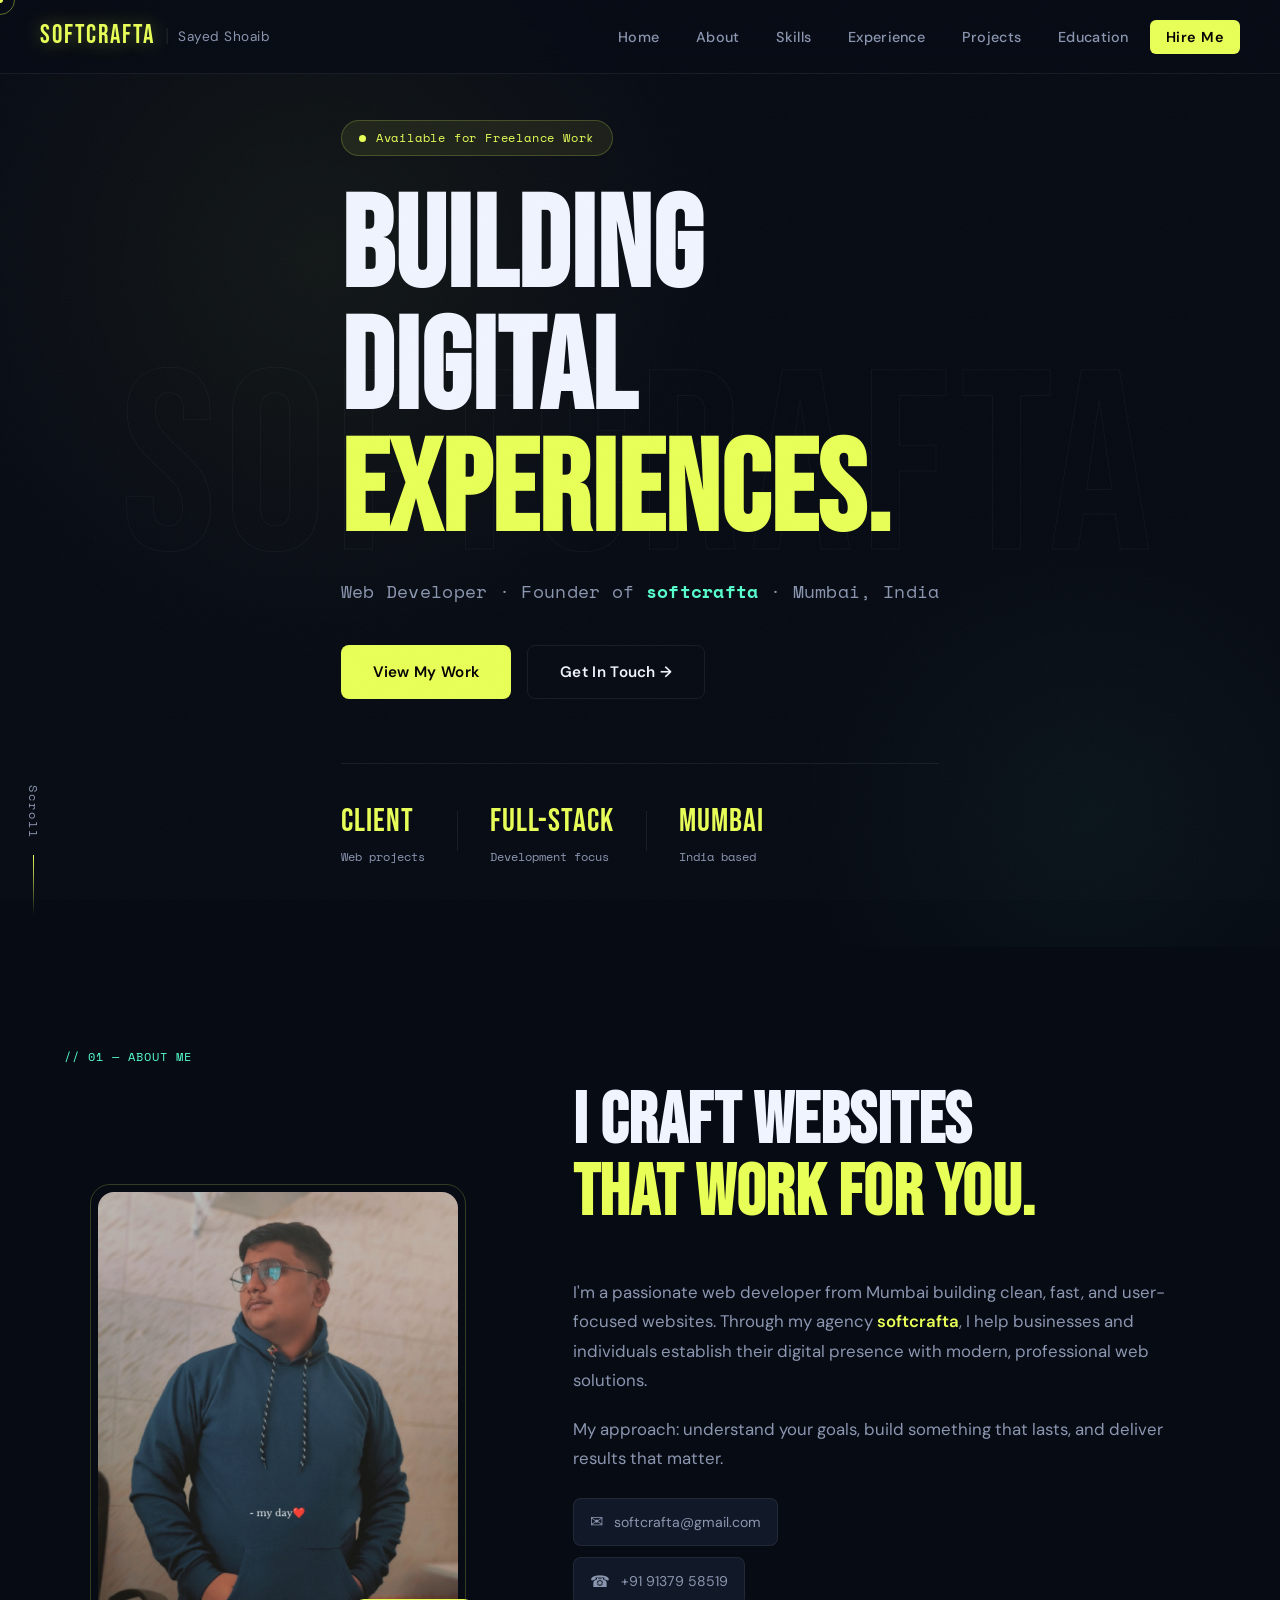
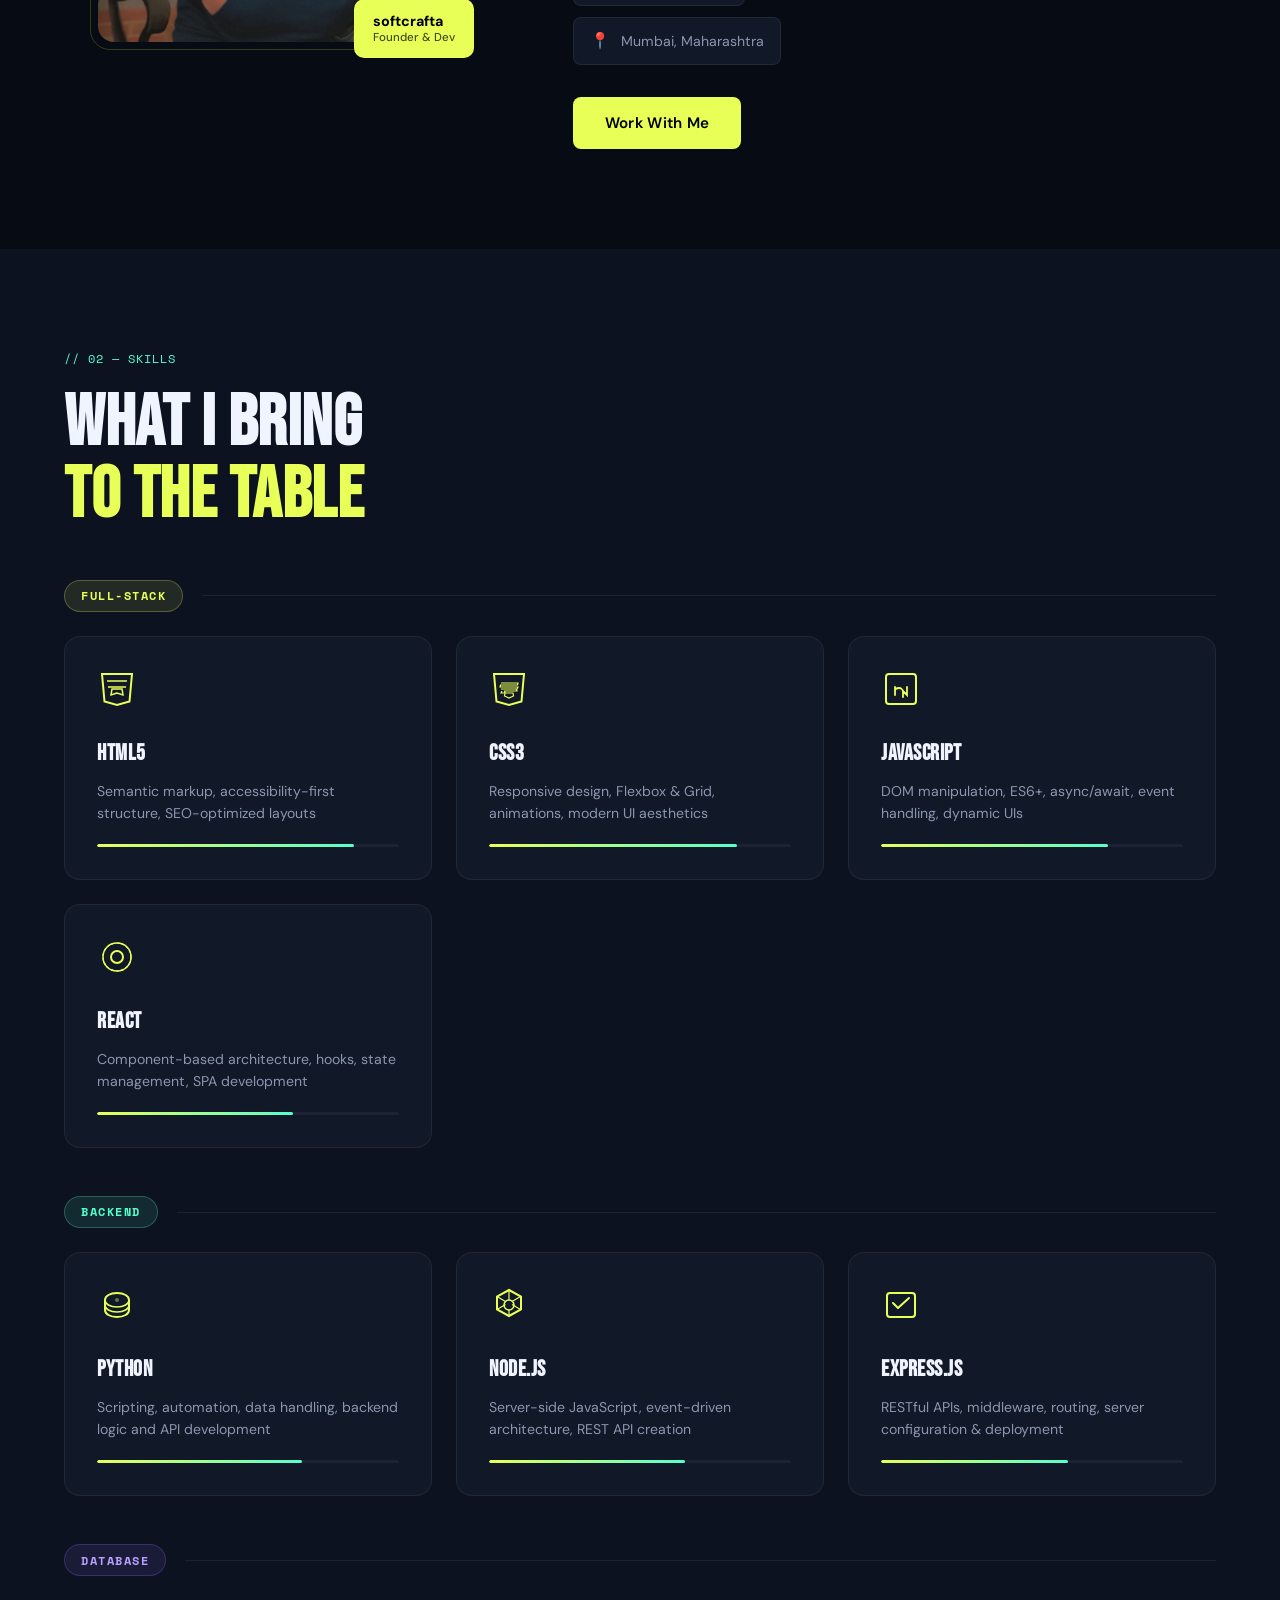
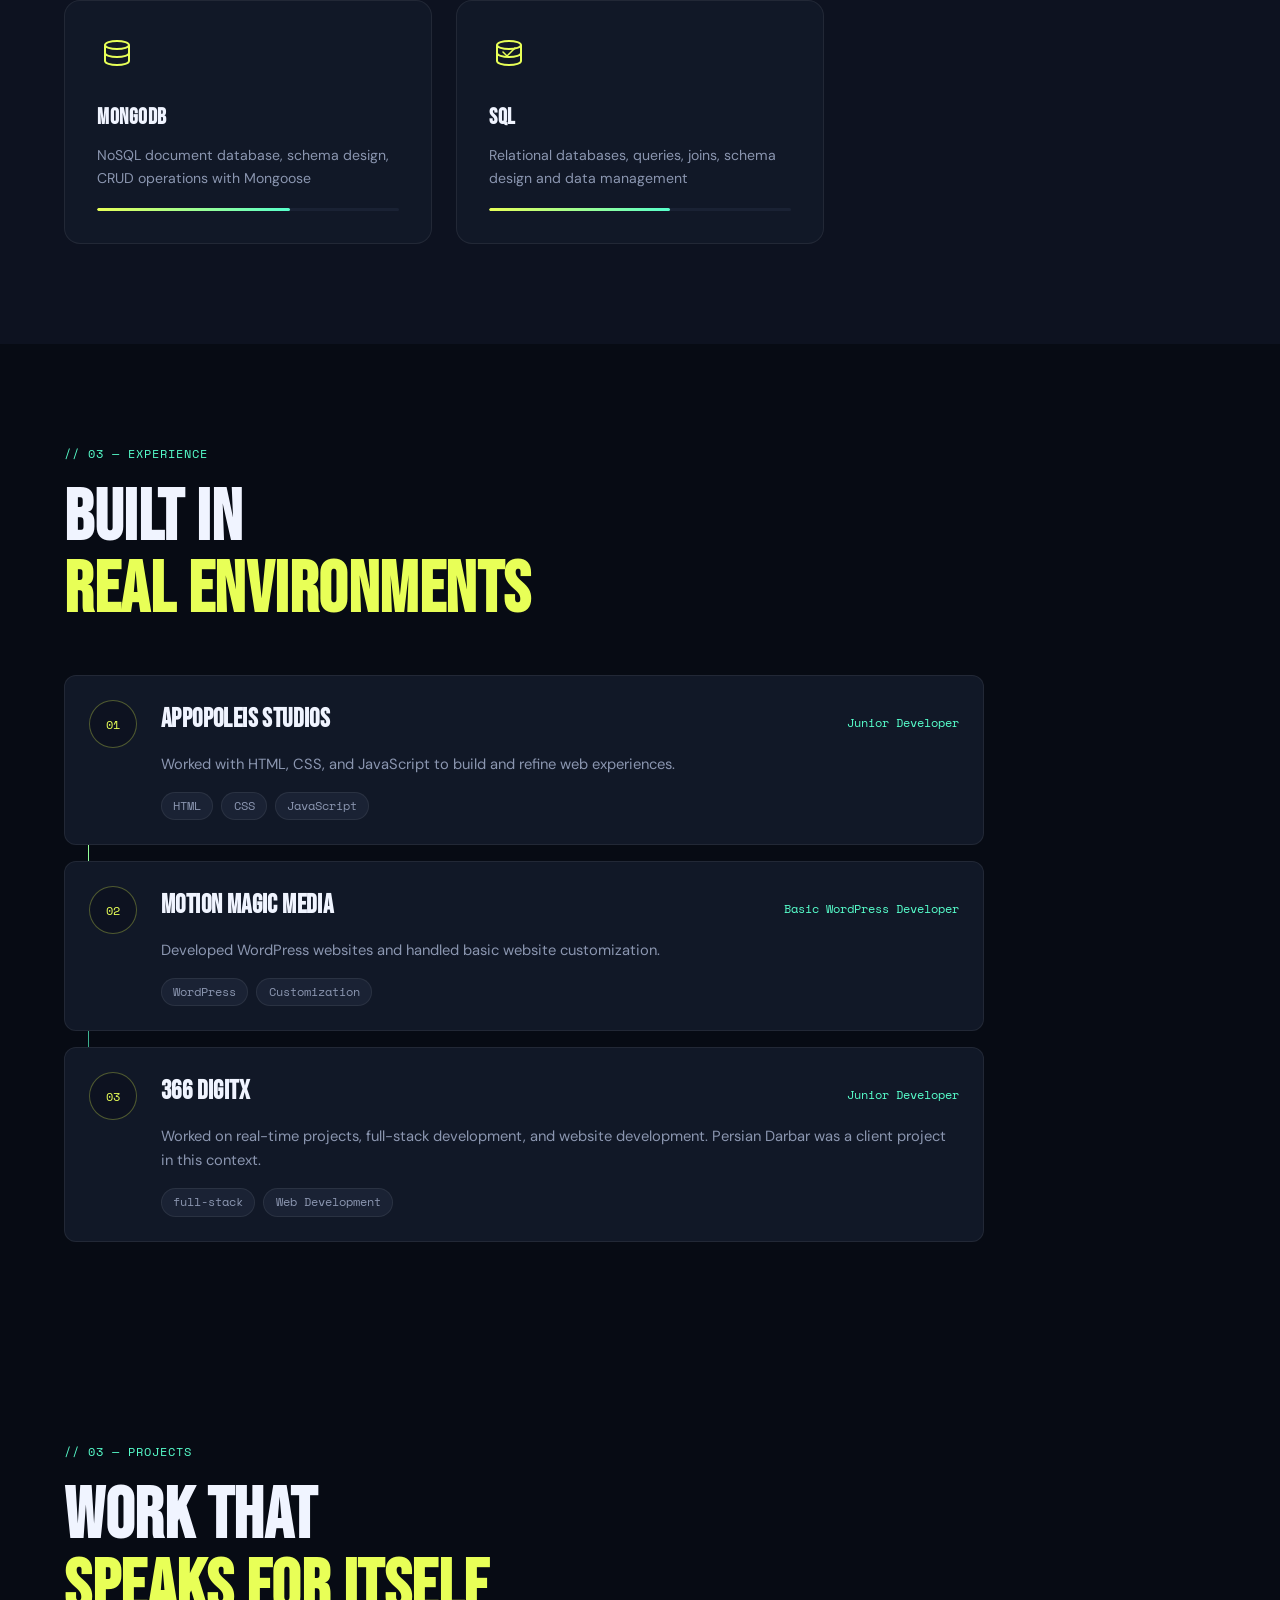
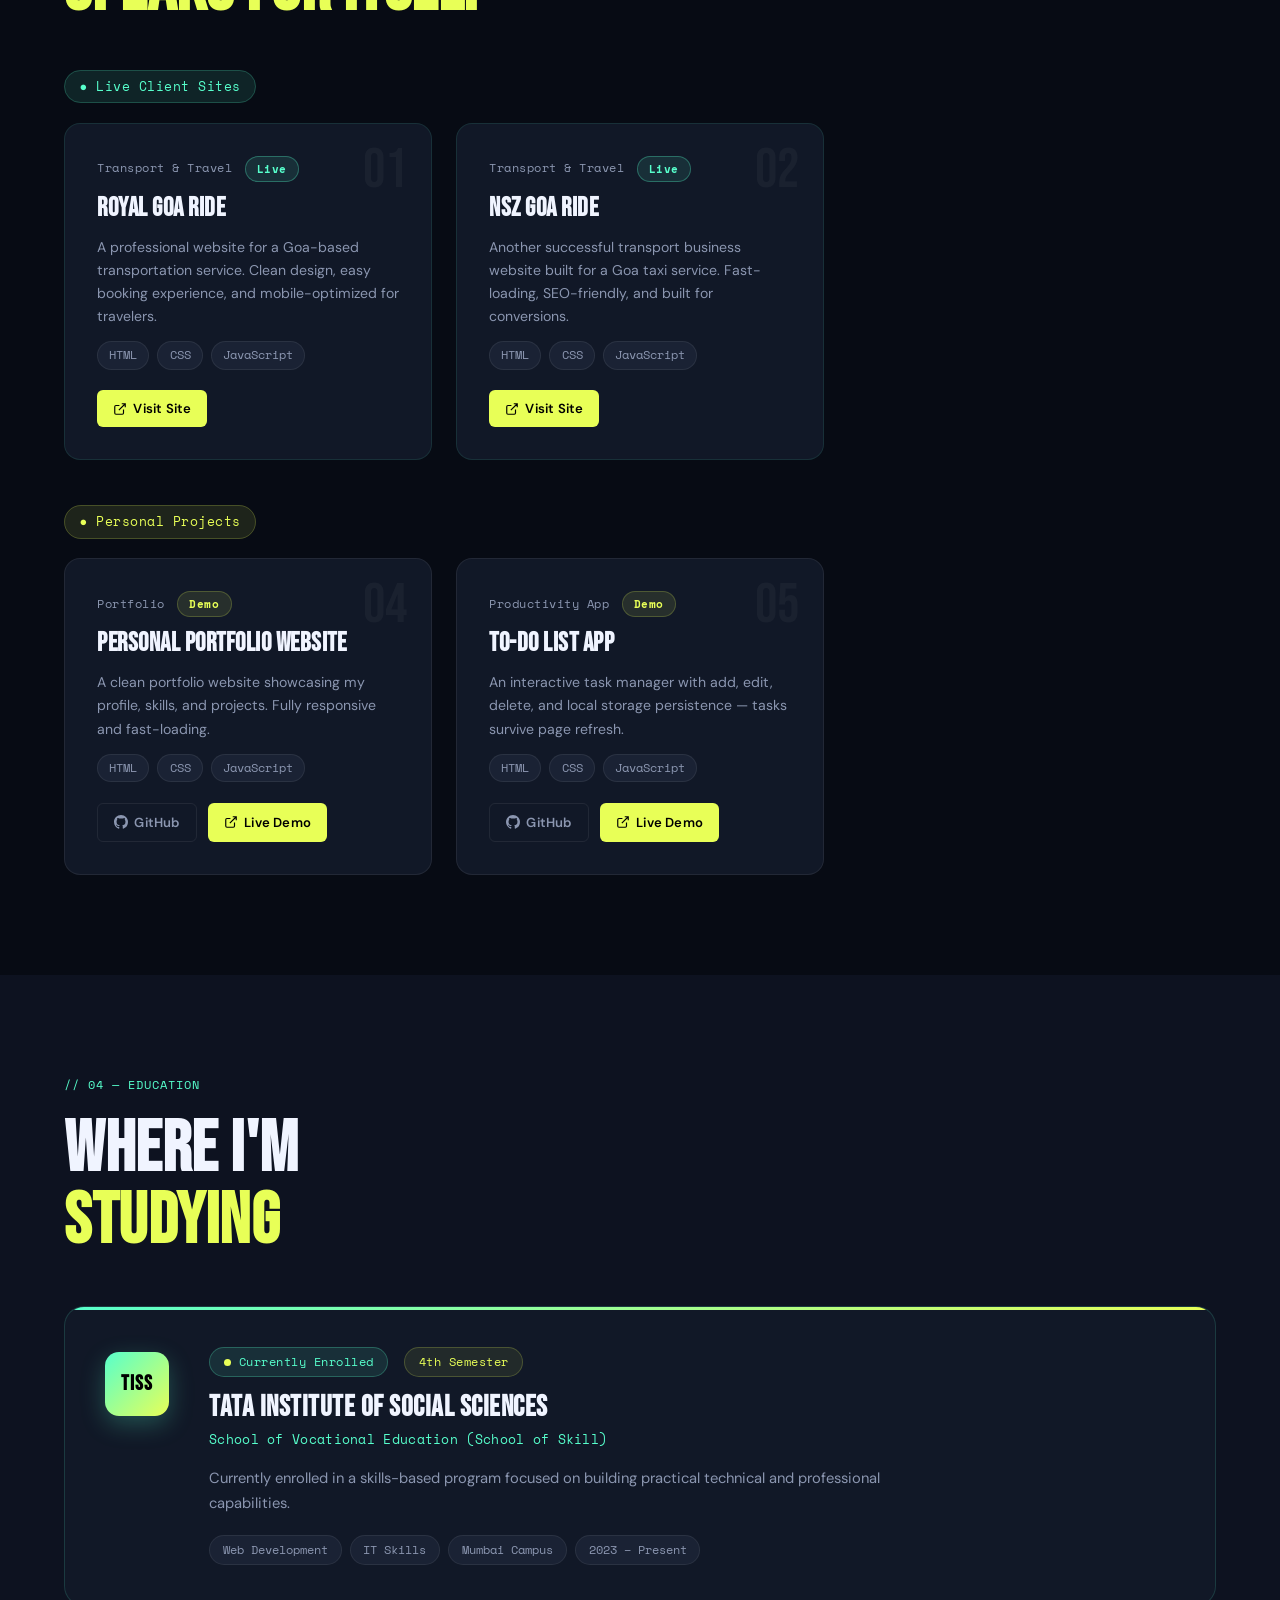
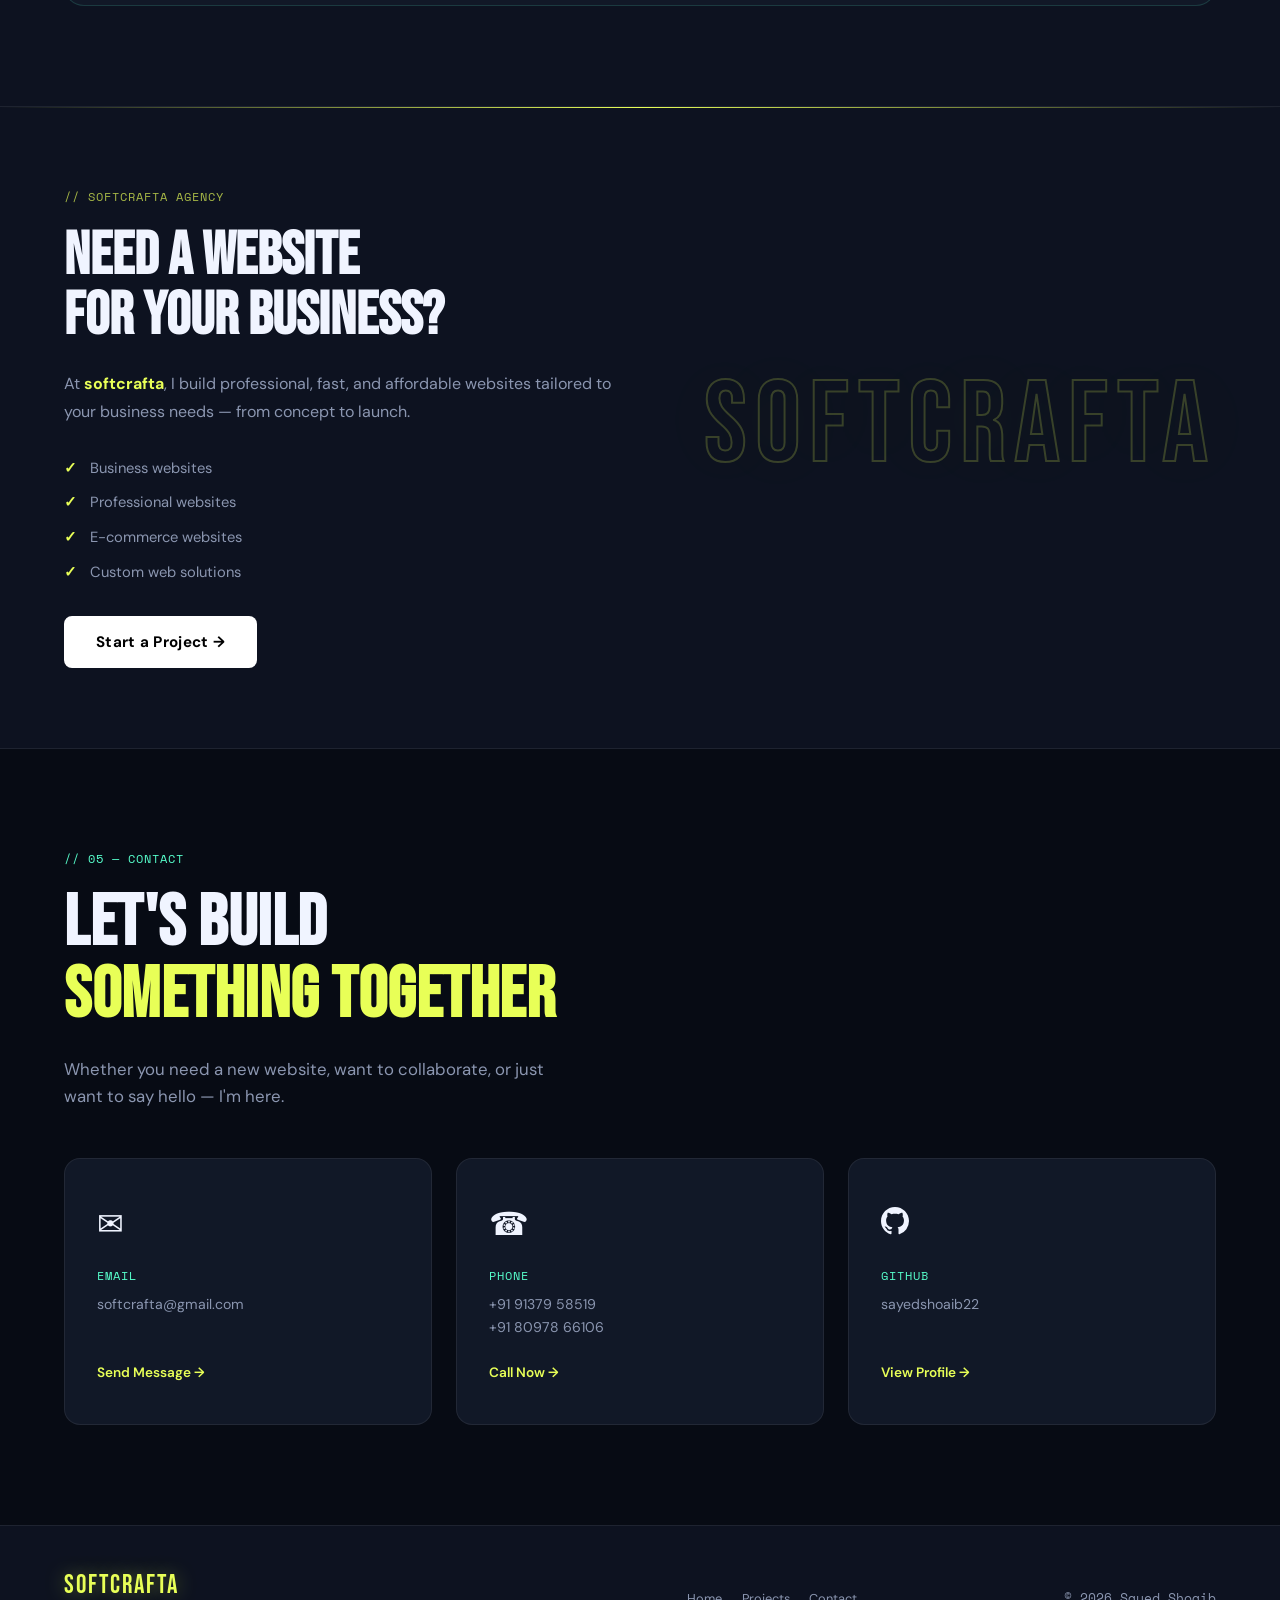
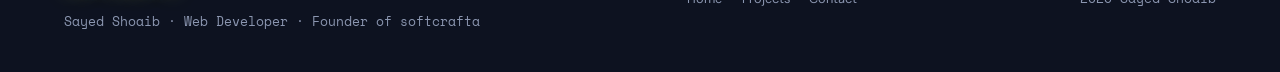
<file: index.html>
<!DOCTYPE html>
<html lang="en">
<head>
    <meta charset="UTF-8">
    <meta name="viewport" content="width=device-width, initial-scale=1.0">
    <meta name="description" content="Sayed Shoaib is a web developer and founder of softcrafta, building professional websites and digital experiences from Mumbai, India.">
    <meta name="theme-color" content="#070b14">
    <meta property="og:title" content="Sayed Shoaib | Web Developer & Founder of softcrafta">
    <meta property="og:description" content="Professional web development, client projects, and digital experiences by Sayed Shoaib.">
    <meta property="og:type" content="website">
    <title>Sayed Shoaib | Web Developer & Founder of softcrafta</title>
    <link rel="preconnect" href="https://fonts.googleapis.com">
    <link href="https://fonts.googleapis.com/css2?family=Bebas+Neue&family=DM+Sans:ital,opsz,wght@0,9..40,300;0,9..40,400;0,9..40,500;0,9..40,600;1,9..40,300&family=Space+Mono:wght@400;700&display=swap" rel="stylesheet">
    <link rel="stylesheet" href="style.css">
</head>
<body>

<!-- Custom Cursor -->
<div class="cursor-dot"></div>
<div class="cursor-ring"></div>

<!-- Noise overlay -->
<div class="noise"></div>

<!-- Header -->
<header id="header">
    <nav class="container nav">
        <div class="logo">
            <span class="logo-agency">softcrafta</span>
            <span class="logo-divider">|</span>
            <span class="logo-name">Sayed Shoaib</span>
        </div>
        <ul class="nav-links">
            <li><a href="#home" data-text="Home">Home</a></li>
            <li><a href="#about" data-text="About">About</a></li>
            <li><a href="#skills" data-text="Skills">Skills</a></li>
            <li><a href="#experience" data-text="Experience">Experience</a></li>
            <li><a href="#projects" data-text="Projects">Projects</a></li>
            <li><a href="#education" data-text="Education">Education</a></li>
            <li><a href="#contact" class="nav-cta">Hire Me</a></li>
        </ul>
        <button class="hamburger" id="hamburger" aria-label="Open navigation menu" aria-controls="mobileMenu" aria-expanded="false">
            <span></span><span></span><span></span>
        </button>
    </nav>
</header>

<!-- Mobile Menu -->
<div class="mobile-menu" id="mobileMenu">
    <ul>
        <li><a href="#home" class="m-link">Home</a></li>
        <li><a href="#about" class="m-link">About</a></li>
        <li><a href="#skills" class="m-link">Skills</a></li>
        <li><a href="#experience" class="m-link">Experience</a></li>
        <li><a href="#projects" class="m-link">Projects</a></li>
        <li><a href="#education" class="m-link">Education</a></li>
        <li><a href="#contact" class="m-link">Contact</a></li>
    </ul>
</div>

<!-- Hero -->
<section id="home" class="hero">
    <div class="hero-bg-text">softcrafta</div>
    <div class="container hero-inner">
        <div class="hero-badge">
            <span class="badge-dot"></span>
            Available for Freelance Work
        </div>
        <h1 class="hero-title">
            <span class="title-line reveal-up">Building</span>
            <span class="title-line reveal-up delay-1">Digital</span>
            <span class="title-line accent reveal-up delay-2">Experiences.</span>
        </h1>
        <p class="hero-sub reveal-up delay-3">Web Developer · Founder of <strong>softcrafta</strong> · Mumbai, India</p>
        <div class="hero-actions reveal-up delay-4">
            <a href="#projects" class="btn btn-primary">View My Work</a>
            <a href="#contact" class="btn btn-ghost">Get In Touch →</a>
        </div>
        <div class="hero-stats">
            <div class="stat reveal-up delay-5">
                <span class="stat-num">Client</span>
                <span class="stat-label">Web projects</span>
            </div>
            <div class="stat-divider"></div>
            <div class="stat reveal-up delay-5">
                <span class="stat-num">full-stack</span>
                <span class="stat-label">Development focus</span>
            </div>
            <div class="stat-divider"></div>
            <div class="stat reveal-up delay-5">
                <span class="stat-num">Mumbai</span>
                <span class="stat-label">India based</span>
            </div>
        </div>
    </div>
    <div class="scroll-indicator">
        <span>Scroll</span>
        <div class="scroll-line"></div>
    </div>
</section>

<!-- About -->
<section id="about" class="section about-section">
    <div class="container">
        <div class="section-label">// 01 — About Me</div>
        <div class="about-grid">
            <div class="about-visual">
                <div class="about-img-wrap">
                    <img src="image/shoaib.jpg" alt="Sayed Shoaib" onerror="this.style.display='none'; this.parentNode.querySelector('.img-placeholder').style.display='flex'">
                    <div class="img-placeholder">SS</div>
                    <div class="img-frame"></div>
                    <div class="img-badge">
                        <span>softcrafta</span>
                        <span class="badge-sub">Founder & Dev</span>
                    </div>
                </div>
            </div>
            <div class="about-content">
                <h2 class="section-title">I craft websites<br><em>that work for you.</em></h2>
                <p class="about-desc">I'm a passionate web developer from Mumbai building clean, fast, and user-focused websites. Through my agency <strong>softcrafta</strong>, I help businesses and individuals establish their digital presence with modern, professional web solutions.</p>
                <p class="about-desc">My approach: understand your goals, build something that lasts, and deliver results that matter.</p>
                <div class="contact-chips">
                    <a href="mailto:softcrafta@gmail.com" class="chip">
                        <span class="chip-icon">✉</span>softcrafta@gmail.com
                    </a>
                    <a href="tel:+919137958519" class="chip">
                        <span class="chip-icon">☎</span>+91 91379 58519
                    </a>
                    <div class="chip">
                        <span class="chip-icon">📍</span>Mumbai, Maharashtra
                    </div>
                </div>
                <a href="#contact" class="btn btn-primary mt-btn">Work With Me</a>
            </div>
        </div>
    </div>
</section>

<!-- Skills -->
<section id="skills" class="section skills-section">
    <div class="container">
        <div class="section-label">// 02 — Skills</div>
        <h2 class="section-title">What I Bring<br><em>to the Table</em></h2>

        <!-- full-stack -->
        <div class="skill-category">
            <div class="skill-category-header">
                <span class="skill-cat-tag full-stack">full-stack</span>
                <div class="skill-cat-line"></div>
            </div>
            <div class="skills-grid">
                <div class="skill-item">
                    <div class="skill-icon">
                        <svg viewBox="0 0 40 40" fill="none"><path d="M5 5l2.5 27.5L20 36l12.5-3.5L35 5H5z" stroke="currentColor" stroke-width="2"/><path d="M10 12h20M11 18h18M20 24l-6 2 1-6h10l1 6-6-2z" stroke="currentColor" stroke-width="1.5"/></svg>
                    </div>
                    <h3>HTML5</h3>
                    <p>Semantic markup, accessibility-first structure, SEO-optimized layouts</p>
                    <div class="skill-bar"><div class="skill-fill" style="--w:85%"></div></div>
                </div>
                <div class="skill-item">
                    <div class="skill-icon">
                        <svg viewBox="0 0 40 40" fill="none"><path d="M5 5l2.5 27.5L20 36l12.5-3.5L35 5H5z" stroke="currentColor" stroke-width="2"/><path d="M13 22l-1 2h4l-.5 3L20 29l4.5-2-.5-3h-8l-.5-2H28l-.5-2H12.5L12 20h16l1-2H11l.5-2h17l.5-2H12" stroke="currentColor" stroke-width="1.2"/></svg>
                    </div>
                    <h3>CSS3</h3>
                    <p>Responsive design, Flexbox & Grid, animations, modern UI aesthetics</p>
                    <div class="skill-bar"><div class="skill-fill" style="--w:82%"></div></div>
                </div>
                <div class="skill-item">
                    <div class="skill-icon">
                        <svg viewBox="0 0 40 40" fill="none"><rect x="5" y="5" width="30" height="30" rx="3" stroke="currentColor" stroke-width="2"/><path d="M14 26v-8M14 22c0-2 2-3 4-3s4 1.5 4 4v5M26 18v8l-4-4" stroke="currentColor" stroke-width="1.8" stroke-linecap="round"/></svg>
                    </div>
                    <h3>JavaScript</h3>
                    <p>DOM manipulation, ES6+, async/await, event handling, dynamic UIs</p>
                    <div class="skill-bar"><div class="skill-fill" style="--w:75%"></div></div>
                </div>
                <div class="skill-item">
                    <div class="skill-icon">
                        <svg viewBox="0 0 40 40" fill="none"><circle cx="20" cy="20" r="6" stroke="currentColor" stroke-width="2"/><circle cx="20" cy="20" r="14" stroke="currentColor" stroke-width="1.2" stroke-dasharray="3 2"/><path d="M20 6C12 6 6 12 6 20M20 34c8 0 14-6 14-14M6 20c0 8 6 14 14 14M34 20c0-8-6-14-14-14" stroke="currentColor" stroke-width="1.5"/></svg>
                    </div>
                    <h3>React</h3>
                    <p>Component-based architecture, hooks, state management, SPA development</p>
                    <div class="skill-bar"><div class="skill-fill" style="--w:65%"></div></div>
                </div>
            </div>
        </div>

        <!-- Backend -->
        <div class="skill-category">
            <div class="skill-category-header">
                <span class="skill-cat-tag backend">Backend</span>
                <div class="skill-cat-line"></div>
            </div>
            <div class="skills-grid">
                <div class="skill-item">
                    <div class="skill-icon">
                        <svg viewBox="0 0 40 40" fill="none"><path d="M20 8C13 8 8 11 8 15v10c0 4 5 7 12 7s12-3 12-7V15c0-4-5-7-12-7z" stroke="currentColor" stroke-width="2"/><path d="M8 15c0 4 5 7 12 7s12-3 12-7M8 20c0 4 5 7 12 7s12-3 12-7" stroke="currentColor" stroke-width="1.5"/><circle cx="20" cy="15" r="2" fill="currentColor" opacity=".4"/></svg>
                    </div>
                    <h3>Python</h3>
                    <p>Scripting, automation, data handling, backend logic and API development</p>
                    <div class="skill-bar"><div class="skill-fill" style="--w:68%"></div></div>
                </div>
                <div class="skill-item">
                    <div class="skill-icon">
                        <svg viewBox="0 0 40 40" fill="none"><path d="M20 5l12 6.5v13L20 31 8 24.5v-13L20 5z" stroke="currentColor" stroke-width="2"/><circle cx="20" cy="20" r="5" stroke="currentColor" stroke-width="1.5"/><path d="M20 5v10M8 11.5l8.5 5M31.5 11.5L23 16.5M20 25v6M8 24.5l8.5-5M31.5 24.5L23 19.5" stroke="currentColor" stroke-width="1.2"/></svg>
                    </div>
                    <h3>Node.js</h3>
                    <p>Server-side JavaScript, event-driven architecture, REST API creation</p>
                    <div class="skill-bar"><div class="skill-fill" style="--w:65%"></div></div>
                </div>
                <div class="skill-item">
                    <div class="skill-icon">
                        <svg viewBox="0 0 40 40" fill="none"><rect x="6" y="8" width="28" height="24" rx="3" stroke="currentColor" stroke-width="2"/><path d="M12 18l5 5 11-10" stroke="currentColor" stroke-width="2" stroke-linecap="round" stroke-linejoin="round"/></svg>
                    </div>
                    <h3>Express.js</h3>
                    <p>RESTful APIs, middleware, routing, server configuration & deployment</p>
                    <div class="skill-bar"><div class="skill-fill" style="--w:62%"></div></div>
                </div>
            </div>
        </div>

        <!-- Database -->
        <div class="skill-category">
            <div class="skill-category-header">
                <span class="skill-cat-tag database">Database</span>
                <div class="skill-cat-line"></div>
            </div>
            <div class="skills-grid">
                <div class="skill-item">
                    <div class="skill-icon">
                        <svg viewBox="0 0 40 40" fill="none"><ellipse cx="20" cy="12" rx="12" ry="4" stroke="currentColor" stroke-width="2"/><path d="M8 12v8c0 2.2 5.4 4 12 4s12-1.8 12-4v-8" stroke="currentColor" stroke-width="2"/><path d="M8 20v8c0 2.2 5.4 4 12 4s12-1.8 12-4v-8" stroke="currentColor" stroke-width="2"/></svg>
                    </div>
                    <h3>MongoDB</h3>
                    <p>NoSQL document database, schema design, CRUD operations with Mongoose</p>
                    <div class="skill-bar"><div class="skill-fill" style="--w:64%"></div></div>
                </div>
                <div class="skill-item">
                    <div class="skill-icon">
                        <svg viewBox="0 0 40 40" fill="none"><ellipse cx="20" cy="12" rx="12" ry="4" stroke="currentColor" stroke-width="2"/><path d="M8 12v8c0 2.2 5.4 4 12 4s12-1.8 12-4v-8M8 20v8c0 2.2 5.4 4 12 4s12-1.8 12-4v-8" stroke="currentColor" stroke-width="2"/><path d="M14 19l4 4 8-8" stroke="currentColor" stroke-width="1.5" stroke-linecap="round"/></svg>
                    </div>
                    <h3>SQL</h3>
                    <p>Relational databases, queries, joins, schema design and data management</p>
                    <div class="skill-bar"><div class="skill-fill" style="--w:60%"></div></div>
                </div>
            </div>
        </div>

    </div>
</section>

<!-- Experience -->
<section id="experience" class="section experience-section">
    <div class="container">
        <div class="section-label">// 03 — Experience</div>
        <h2 class="section-title">Built in<br><em>real environments</em></h2>
        <div class="experience-list">
            <article class="experience-item">
                <div class="experience-marker">01</div>
                <div class="experience-content">
                    <div class="experience-heading"><h3>Appopoleis Studios</h3><span>Junior Developer</span></div>
                    <p>Worked with HTML, CSS, and JavaScript to build and refine web experiences.</p>
                    <div class="tech-used"><span class="tech-tag">HTML</span><span class="tech-tag">CSS</span><span class="tech-tag">JavaScript</span></div>
                </div>
            </article>
            <article class="experience-item">
                <div class="experience-marker">02</div>
                <div class="experience-content">
                    <div class="experience-heading"><h3>Motion Magic Media</h3><span>Basic WordPress Developer</span></div>
                    <p>Developed WordPress websites and handled basic website customization.</p>
                    <div class="tech-used"><span class="tech-tag">WordPress</span><span class="tech-tag">Customization</span></div>
                </div>
            </article>
            <article class="experience-item">
                <div class="experience-marker">03</div>
                <div class="experience-content">
                    <div class="experience-heading"><h3>366 DigitX</h3><span>Junior Developer</span></div>
                    <p>Worked on real-time projects, full-stack development, and website development. Persian Darbar was a client project in this context.</p>
                    <div class="tech-used"><span class="tech-tag">full-stack</span><span class="tech-tag">Web Development</span></div>
                </div>
            </article>
        </div>
    </div>
</section>

<!-- Projects -->
<section id="projects" class="section projects-section">
    <div class="container">
        <div class="section-label">// 03 — Projects</div>
        <h2 class="section-title">Work That<br><em>Speaks for Itself</em></h2>

        <!-- Client Projects -->
        <div class="projects-category-label">
            <span class="cat-tag live">● Live Client Sites</span>
        </div>
        <div class="projects-grid featured">

            <div class="project-card client-card">
                <div class="project-num">01</div>
                <div class="project-meta">
                    <span class="project-type">Transport & Travel</span>
                    <span class="project-status live">Live</span>
                </div>
                <h3 class="project-title">Royal Goa Ride</h3>
                <p class="project-desc">A professional website for a Goa-based transportation service. Clean design, easy booking experience, and mobile-optimized for travelers.</p>
                <div class="tech-used">
                    <span class="tech-tag">HTML</span>
                    <span class="tech-tag">CSS</span>
                    <span class="tech-tag">JavaScript</span>
                </div>
                <div class="project-links">
                    <a href="https://royalgoaride.com/" target="_blank" rel="noopener noreferrer" class="project-link-btn primary">
                        <svg width="14" height="14" viewBox="0 0 24 24" fill="none" stroke="currentColor" stroke-width="2"><path d="M18 13v6a2 2 0 01-2 2H5a2 2 0 01-2-2V8a2 2 0 012-2h6M15 3h6v6M10 14L21 3"/></svg>
                        Visit Site
                    </a>
                </div>
            </div>

            <div class="project-card client-card">
                <div class="project-num">02</div>
                <div class="project-meta">
                    <span class="project-type">Transport & Travel</span>
                    <span class="project-status live">Live</span>
                </div>
                <h3 class="project-title">NSZ Goa Ride</h3>
                <p class="project-desc">Another successful transport business website built for a Goa taxi service. Fast-loading, SEO-friendly, and built for conversions.</p>
                <div class="tech-used">
                    <span class="tech-tag">HTML</span>
                    <span class="tech-tag">CSS</span>
                    <span class="tech-tag">JavaScript</span>
                </div>
                <div class="project-links">
                    <a href="https://nszgoaride.com/" target="_blank" rel="noopener noreferrer" class="project-link-btn primary">
                        <svg width="14" height="14" viewBox="0 0 24 24" fill="none" stroke="currentColor" stroke-width="2"><path d="M18 13v6a2 2 0 01-2 2H5a2 2 0 01-2-2V8a2 2 0 012-2h6M15 3h6v6M10 14L21 3"/></svg>
                        Visit Site
                    </a>
                </div>
            </div>

        </div>

        <!-- Personal Projects -->
        <div class="projects-category-label" style="margin-top: 3rem;">
            <span class="cat-tag personal">● Personal Projects</span>
        </div>
        <div class="projects-grid">
            <div class="project-card">
                <div class="project-num">04</div>
                <div class="project-meta">
                    <span class="project-type">Portfolio</span>
                    <span class="project-status demo">Demo</span>
                </div>
                <h3 class="project-title">Personal Portfolio Website</h3>
                <p class="project-desc">A clean portfolio website showcasing my profile, skills, and projects. Fully responsive and fast-loading.</p>
                <div class="tech-used">
                    <span class="tech-tag">HTML</span>
                    <span class="tech-tag">CSS</span>
                    <span class="tech-tag">JavaScript</span>
                </div>
                <div class="project-links">
                    <a href="https://github.com/sayedshoaib22/portfolio" target="_blank" rel="noopener noreferrer" class="project-link-btn ghost">
                        <svg width="14" height="14" viewBox="0 0 24 24" fill="currentColor"><path d="M12 0C5.37 0 0 5.37 0 12c0 5.31 3.435 9.795 8.205 11.385.6.105.825-.255.825-.57 0-.285-.015-1.23-.015-2.235-3.015.555-3.795-.735-4.035-1.41-.135-.345-.72-1.41-1.23-1.695-.42-.225-1.02-.78-.015-.795.945-.015 1.62.87 1.845 1.23 1.08 1.815 2.805 1.305 3.495.99.105-.78.42-1.305.765-1.605-2.67-.3-5.46-1.335-5.46-5.925 0-1.305.465-2.385 1.23-3.225-.12-.3-.54-1.53.12-3.18 0 0 1.005-.315 3.3 1.23.96-.27 1.98-.405 3-.405s2.04.135 3 .405c2.295-1.56 3.3-1.23 3.3-1.23.66 1.65.24 2.88.12 3.18.765.84 1.23 1.905 1.23 3.225 0 4.605-2.805 5.625-5.475 5.925.435.375.81 1.095.81 2.22 0 1.605-.015 2.895-.015 3.3 0 .315.225.69.825.57A12.02 12.02 0 0024 12c0-6.63-5.37-12-12-12z"/></svg>
                        GitHub
                    </a>
                    <a href="https://deluxe-gecko-23e8a6.netlify.app" target="_blank" rel="noopener noreferrer" class="project-link-btn primary">
                        <svg width="14" height="14" viewBox="0 0 24 24" fill="none" stroke="currentColor" stroke-width="2"><path d="M18 13v6a2 2 0 01-2 2H5a2 2 0 01-2-2V8a2 2 0 012-2h6M15 3h6v6M10 14L21 3"/></svg>
                        Live Demo
                    </a>
                </div>
            </div>

            <div class="project-card">
                <div class="project-num">05</div>
                <div class="project-meta">
                    <span class="project-type">Productivity App</span>
                    <span class="project-status demo">Demo</span>
                </div>
                <h3 class="project-title">To-Do List App</h3>
                <p class="project-desc">An interactive task manager with add, edit, delete, and local storage persistence — tasks survive page refresh.</p>
                <div class="tech-used">
                    <span class="tech-tag">HTML</span>
                    <span class="tech-tag">CSS</span>
                    <span class="tech-tag">JavaScript</span>
                </div>
                <div class="project-links">
                    <a href="https://github.com/sayedshoaib22/to-do-list" target="_blank" class="project-link-btn ghost">
                        <svg width="14" height="14" viewBox="0 0 24 24" fill="currentColor"><path d="M12 0C5.37 0 0 5.37 0 12c0 5.31 3.435 9.795 8.205 11.385.6.105.825-.255.825-.57 0-.285-.015-1.23-.015-2.235-3.015.555-3.795-.735-4.035-1.41-.135-.345-.72-1.41-1.23-1.695-.42-.225-1.02-.78-.015-.795.945-.015 1.62.87 1.845 1.23 1.08 1.815 2.805 1.305 3.495.99.105-.78.42-1.305.765-1.605-2.67-.3-5.46-1.335-5.46-5.925 0-1.305.465-2.385 1.23-3.225-.12-.3-.54-1.53.12-3.18 0 0 1.005-.315 3.3 1.23.96-.27 1.98-.405 3-.405s2.04.135 3 .405c2.295-1.56 3.3-1.23 3.3-1.23.66 1.65.24 2.88.12 3.18.765.84 1.23 1.905 1.23 3.225 0 4.605-2.805 5.625-5.475 5.925.435.375.81 1.095.81 2.22 0 1.605-.015 2.895-.015 3.3 0 .315.225.69.825.57A12.02 12.02 0 0024 12c0-6.63-5.37-12-12-12z"/></svg>
                        GitHub
                    </a>
                    <a href="https://to-do-list20206.netlify.app" target="_blank" class="project-link-btn primary">
                        <svg width="14" height="14" viewBox="0 0 24 24" fill="none" stroke="currentColor" stroke-width="2"><path d="M18 13v6a2 2 0 01-2 2H5a2 2 0 01-2-2V8a2 2 0 012-2h6M15 3h6v6M10 14L21 3"/></svg>
                        Live Demo
                    </a>
                </div>
            </div>
        </div>
    </div>
</section>

<!-- Education -->
<section id="education" class="section education-section">
    <div class="container">
        <div class="section-label">// 04 — Education</div>
        <h2 class="section-title">Where I'm<br><em>Studying</em></h2>
        <div class="edu-card">
            <div class="edu-left">
                <div class="edu-logo">TISS</div>
            </div>
            <div class="edu-right">
                <div class="edu-meta">
                    <span class="edu-status">
                        <span class="badge-dot"></span>Currently Enrolled
                    </span>
                    <span class="edu-semester">4th Semester</span>
                </div>
                <h3 class="edu-title">Tata Institute of Social Sciences</h3>
                <p class="edu-school">School of Vocational Education (School of Skill)</p>
                <p class="edu-desc">Currently enrolled in a skills-based program focused on building practical technical and professional capabilities.</p>
                <div class="edu-tags">
                    <span class="edu-tag">Web Development</span>
                    <span class="edu-tag">IT Skills</span>
                    <span class="edu-tag">Mumbai Campus</span>
                    <span class="edu-tag">2023 – Present</span>
                </div>
            </div>
        </div>
    </div>
</section>

<!-- softcrafta Agency Banner -->
<section class="agency-banner">
    <div class="container">
        <div class="agency-inner">
            <div class="agency-text">
                <div class="section-label light">// softcrafta Agency</div>
                <h2>Need a Website<br>for Your Business?</h2>
                <p>At <strong>softcrafta</strong>, I build professional, fast, and affordable websites tailored to your business needs — from concept to launch.</p>
                <ul class="agency-features">
                    <li><span>✓</span> Business websites</li>
                    <li><span>✓</span> Professional websites</li>
                    <li><span>✓</span> E-commerce websites</li>
                    <li><span>✓</span> Custom web solutions</li>
                </ul>
                <a href="#contact" class="btn btn-white">Start a Project →</a>
            </div>
            <div class="agency-logo-big">softcrafta</div>
        </div>
    </div>
</section>

<!-- Contact -->
<section id="contact" class="section contact-section">
    <div class="container">
        <div class="section-label">// 05 — Contact</div>
        <h2 class="section-title">Let's Build<br><em>Something Together</em></h2>
        <p class="contact-intro">Whether you need a new website, want to collaborate, or just want to say hello — I'm here.</p>
        <div class="contact-grid">
            <a href="mailto:softcrafta@gmail.com" class="contact-card">
                <div class="contact-card-icon">✉</div>
                <div class="contact-card-label">Email</div>
                <div class="contact-card-value">softcrafta@gmail.com</div>
                <div class="contact-card-action">Send Message →</div>
            </a>
            <a href="tel:+919137958519" class="contact-card">
                <div class="contact-card-icon">☎</div>
                <div class="contact-card-label">Phone</div>
                <div class="contact-card-value">+91 91379 58519<br>+91 80978 66106</div>
                <div class="contact-card-action">Call Now →</div>
            </a>
            <a href="https://github.com/sayedshoaib22" target="_blank" class="contact-card">
                <div class="contact-card-icon">
                    <svg width="28" height="28" viewBox="0 0 24 24" fill="currentColor"><path d="M12 0C5.37 0 0 5.37 0 12c0 5.31 3.435 9.795 8.205 11.385.6.105.825-.255.825-.57 0-.285-.015-1.23-.015-2.235-3.015.555-3.795-.735-4.035-1.41-.135-.345-.72-1.41-1.23-1.695-.42-.225-1.02-.78-.015-.795.945-.015 1.62.87 1.845 1.23 1.08 1.815 2.805 1.305 3.495.99.105-.78.42-1.305.765-1.605-2.67-.3-5.46-1.335-5.46-5.925 0-1.305.465-2.385 1.23-3.225-.12-.3-.54-1.53.12-3.18 0 0 1.005-.315 3.3 1.23.96-.27 1.98-.405 3-.405s2.04.135 3 .405c2.295-1.56 3.3-1.23 3.3-1.23.66 1.65.24 2.88.12 3.18.765.84 1.23 1.905 1.23 3.225 0 4.605-2.805 5.625-5.475 5.925.435.375.81 1.095.81 2.22 0 1.605-.015 2.895-.015 3.3 0 .315.225.69.825.57A12.02 12.02 0 0024 12c0-6.63-5.37-12-12-12z"/></svg>
                </div>
                <div class="contact-card-label">GitHub</div>
                <div class="contact-card-value">sayedshoaib22</div>
                <div class="contact-card-action">View Profile →</div>
            </a>
        </div>
    </div>
</section>

<!-- Footer -->
<footer>
    <div class="container footer-inner">
        <div class="footer-brand">
            <span class="logo-agency">softcrafta</span>
            <p>Sayed Shoaib · Web Developer · Founder of softcrafta</p>
        </div>
        <nav class="footer-nav" aria-label="Footer navigation">
            <a href="#home">Home</a>
            <a href="#projects">Projects</a>
            <a href="#contact">Contact</a>
        </nav>
        <p class="footer-copy">© 2026 Sayed Shoaib</p>
    </div>
</footer>

<script src="script.js"></script>
</body>
</html>
</file>
<file: style.css>
@import url('https://fonts.googleapis.com/css2?family=Bebas+Neue&family=DM+Sans:ital,opsz,wght@0,9..40,300;0,9..40,400;0,9..40,500;0,9..40,600;1,9..40,300&family=Space+Mono:wght@400;700&display=swap');

/* ==============================
   CSS VARIABLES
============================== */
:root {
    --bg: #070B14;
    --bg2: #0D1220;
    --surface: #111827;
    --surface2: #1a2234;
    --accent: #E8FF57;
    --accent2: #57FFCC;
    --text: #F0F4FF;
    --text-muted: #8B96B0;
    --border: rgba(255,255,255,0.07);
    --font-display: 'Bebas Neue', cursive;
    --font-body: 'DM Sans', sans-serif;
    --font-mono: 'Space Mono', monospace;
}

/* ==============================
   RESET & BASE
============================== */
*, *::before, *::after { margin: 0; padding: 0; box-sizing: border-box; }

html { scroll-behavior: smooth; }

body {
    font-family: var(--font-body);
    background: var(--bg);
    color: var(--text);
    line-height: 1.6;
    overflow-x: hidden;
}

.container { max-width: 1200px; margin: 0 auto; padding: 0 24px; }

/* ==============================
   NOISE OVERLAY
============================== */
.noise {
    position: fixed; inset: 0;
    pointer-events: none; z-index: 1000;
    opacity: 0.03;
    background-image: url("data:image/svg+xml,%3Csvg viewBox='0 0 200 200' xmlns='http://www.w3.org/2000/svg'%3E%3Cfilter id='n'%3E%3CfeTurbulence type='fractalNoise' baseFrequency='0.85' numOctaves='4' stitchTiles='stitch'/%3E%3C/filter%3E%3Crect width='100%25' height='100%25' filter='url(%23n)'/%3E%3C/svg%3E");
    background-size: 200px;
}

/* ==============================
   CURSOR
============================== */
.cursor-dot, .cursor-ring {
    position: fixed; pointer-events: none;
    border-radius: 50%; z-index: 9999;
    transform: translate(-50%, -50%);
    transition: transform 0.15s ease;
}
.cursor-dot { width: 6px; height: 6px; background: var(--accent); top: 0; left: 0; }
.cursor-ring { width: 30px; height: 30px; border: 1.5px solid rgba(232,255,87,0.4); top: 0; left: 0; transition: top 0.1s, left 0.1s, width 0.3s, height 0.3s; }
body:has(a:hover) .cursor-ring { width: 48px; height: 48px; border-color: var(--accent); }

/* ==============================
   HEADER
============================== */
header {
    position: fixed; top: 0; width: 100%; z-index: 900;
    background: rgba(7, 11, 20, 0.85);
    backdrop-filter: blur(16px);
    border-bottom: 1px solid var(--border);
    transition: background 0.3s;
}
header.scrolled {
    background: rgba(7, 11, 20, 0.78);
    box-shadow: 0 12px 35px rgba(0,0,0,0.24);
}

.nav {
    display: flex; align-items: center;
    justify-content: space-between;
    padding: 1rem 0;
}

.logo { display: flex; align-items: center; gap: 0.6rem; }
.logo-agency {
    font-family: var(--font-display);
    font-size: 1.6rem; letter-spacing: 2px;
    color: var(--accent);
    text-shadow: 0 0 20px rgba(232,255,87,0.4);
}
.logo-divider { color: var(--border); font-size: 1.2rem; }
.logo-name { font-size: 0.85rem; color: var(--text-muted); font-weight: 400; letter-spacing: 0.5px; }

.nav-links { display: flex; list-style: none; gap: 0.3rem; }
.nav-links a {
    text-decoration: none; color: var(--text-muted);
    font-size: 0.9rem; font-weight: 500;
    padding: 0.5rem 1rem; border-radius: 6px;
    transition: all 0.25s;
    letter-spacing: 0.3px;
}
.nav-links a:hover { color: var(--text); background: var(--surface); }
.nav-links a.nav-cta {
    background: var(--accent); color: #000;
    font-weight: 600; letter-spacing: 0.5px;
}
.nav-links a.nav-cta:hover { background: #d4eb3a; transform: translateY(-2px); }

.hamburger {
    display: none; flex-direction: column; gap: 5px;
    background: none; border: none; cursor: pointer;
    padding: 0.5rem;
}
.hamburger span {
    display: block; width: 24px; height: 2px;
    background: var(--text); border-radius: 2px;
    transition: all 0.3s;
}

/* ==============================
   MOBILE MENU
============================== */
.mobile-menu {
    display: none; position: fixed;
    top: 60px; left: 0; right: 0;
    background: var(--bg2); z-index: 899;
    padding: 1.5rem;
    border-bottom: 1px solid var(--border);
    transform: translateY(-100%);
    transition: transform 0.3s ease;
}
.mobile-menu.open { transform: translateY(0); }
.mobile-menu ul { list-style: none; }
.mobile-menu ul li { border-bottom: 1px solid var(--border); }
.mobile-menu ul li a {
    display: block; padding: 1rem 0;
    color: var(--text); text-decoration: none;
    font-size: 1.1rem; font-weight: 500;
    transition: color 0.2s;
}
.mobile-menu ul li a:hover { color: var(--accent); }

/* ==============================
   HERO
============================== */
.hero {
    min-height: 100vh;
    background: var(--bg);
    display: flex; align-items: center;
    position: relative; overflow: hidden;
    padding: 120px 0 80px;
}

.hero::before {
    content: '';
    position: absolute;
    top: -20%; left: -10%;
    width: 70vw; height: 70vw;
    background: radial-gradient(circle, rgba(232,255,87,0.05) 0%, transparent 65%);
    pointer-events: none;
}
.hero::after {
    content: '';
    position: absolute;
    bottom: -20%; right: -10%;
    width: 50vw; height: 50vw;
    background: radial-gradient(circle, rgba(87,255,204,0.04) 0%, transparent 65%);
    pointer-events: none;
}

.hero-bg-text {
    position: absolute;
    font-family: var(--font-display);
    font-size: clamp(120px, 20vw, 280px);
    color: transparent;
    -webkit-text-stroke: 1px rgba(255,255,255,0.04);
    top: 50%; left: 50%;
    transform: translate(-50%, -50%);
    white-space: nowrap;
    pointer-events: none;
    letter-spacing: 8px;
    user-select: none;
}

.hero-inner { position: relative; z-index: 2; }

.hero-badge {
    display: inline-flex; align-items: center; gap: 0.6rem;
    background: rgba(232,255,87,0.08);
    border: 1px solid rgba(232,255,87,0.2);
    color: var(--accent);
    font-family: var(--font-mono);
    font-size: 0.78rem; letter-spacing: 0.8px;
    padding: 0.45rem 1.1rem;
    border-radius: 100px;
    margin-bottom: 2rem;
}
.badge-dot {
    width: 7px; height: 7px; border-radius: 50%;
    background: var(--accent);
    animation: pulse 2s infinite;
}
@keyframes pulse { 0%,100% { opacity: 1; } 50% { opacity: 0.4; } }

.hero-title {
    font-family: var(--font-display);
    font-size: clamp(64px, 10vw, 130px);
    line-height: 0.95;
    letter-spacing: 1px;
    margin-bottom: 1.5rem;
}
.hero-title .title-line { display: block; color: var(--text); }
.hero-title .accent { color: var(--accent); }

.hero-sub {
    font-size: 1.1rem; color: var(--text-muted);
    margin-bottom: 2.5rem; font-weight: 300;
    font-family: var(--font-mono); letter-spacing: 0.3px;
}
.hero-sub strong { color: var(--accent2); font-weight: 600; }

.hero-actions { display: flex; gap: 1rem; flex-wrap: wrap; margin-bottom: 4rem; }

.hero-stats {
    display: flex; align-items: center; gap: 2rem;
    padding-top: 2rem;
    border-top: 1px solid var(--border);
}
.stat { display: flex; flex-direction: column; }
.stat-num {
    font-family: var(--font-display);
    font-size: 2rem; color: var(--accent); letter-spacing: 1px;
}
.stat-label { font-size: 0.78rem; color: var(--text-muted); font-family: var(--font-mono); }
.stat-divider { width: 1px; height: 40px; background: var(--border); }

.scroll-indicator {
    position: absolute; bottom: 2rem; left: 24px;
    display: flex; align-items: center; gap: 1rem;
    font-family: var(--font-mono); font-size: 0.72rem;
    color: var(--text-muted); letter-spacing: 2px;
    writing-mode: vertical-rl;
}
.scroll-line {
    width: 1px; height: 60px;
    background: linear-gradient(to bottom, var(--accent), transparent);
    animation: scrollLine 2s ease-in-out infinite;
}
@keyframes scrollLine { 0%,100% { transform: scaleY(0); transform-origin: top; } 50% { transform: scaleY(1); } }

/* ==============================
   BUTTONS
============================== */
.btn {
    display: inline-flex; align-items: center; gap: 0.5rem;
    font-family: var(--font-body); font-weight: 600;
    font-size: 0.95rem; padding: 0.85rem 2rem;
    border-radius: 8px; text-decoration: none;
    transition: all 0.25s; letter-spacing: 0.3px;
    cursor: pointer; border: none;
}
.btn-primary {
    background: var(--accent); color: #000;
}
.btn-primary:hover { background: #d4eb3a; transform: translateY(-3px); box-shadow: 0 12px 30px rgba(232,255,87,0.25); }
.btn-ghost {
    background: transparent; color: var(--text);
    border: 1px solid var(--border);
}
.btn-ghost:hover { border-color: rgba(255,255,255,0.25); background: var(--surface); }
.btn-white {
    background: white; color: #000; font-weight: 700;
}
.btn-white:hover { background: var(--accent); transform: translateY(-3px); }
.mt-btn { margin-top: 2rem; }

/* ==============================
   SECTIONS
============================== */
.section { padding: 100px 0; }
.section-label {
    font-family: var(--font-mono); font-size: 0.78rem;
    color: var(--accent2); letter-spacing: 1px;
    margin-bottom: 1.2rem; text-transform: uppercase;
}
.section-label.light { color: rgba(232,255,87,0.7); }
.section-title {
    font-family: var(--font-display);
    font-size: clamp(40px, 6vw, 72px);
    line-height: 1; letter-spacing: 0.5px;
    margin-bottom: 3rem; color: var(--text);
}
.section-title em { color: var(--accent); font-style: normal; }

/* ==============================
   ABOUT
============================== */
.about-section { background: var(--bg); }

.about-grid {
    display: grid; grid-template-columns: 1fr 1.5fr;
    gap: 5rem; align-items: center;
}

.about-img-wrap {
    position: relative; width: 100%; max-width: 360px;
    margin: 0 auto;
}
.about-img-wrap img, .img-placeholder {
    width: 100%; aspect-ratio: 4/5;
    object-fit: cover;
    border-radius: 16px;
    display: block;
}
.img-placeholder {
    background: var(--surface2);
    display: none;
    align-items: center; justify-content: center;
    font-family: var(--font-display);
    font-size: 4rem; color: var(--accent);
    border-radius: 16px;
}

.img-frame {
    position: absolute; inset: -8px;
    border: 1px solid rgba(232,255,87,0.2);
    border-radius: 20px; pointer-events: none;
}
.img-badge {
    position: absolute; bottom: -16px; right: -16px;
    background: var(--accent); color: #000;
    padding: 0.8rem 1.2rem; border-radius: 10px;
    font-weight: 700; font-size: 0.9rem;
    display: flex; flex-direction: column;
    line-height: 1.3;
}
.badge-sub { font-size: 0.72rem; font-weight: 500; opacity: 0.7; }

.about-desc {
    font-size: 1.05rem; color: var(--text-muted);
    margin-bottom: 1.2rem; line-height: 1.75;
}
.about-desc strong { color: var(--accent); font-weight: 600; }

.contact-chips { display: flex; flex-direction: column; gap: 0.7rem; margin-top: 1.5rem; }
.chip {
    display: inline-flex; align-items: center; gap: 0.7rem;
    padding: 0.65rem 1rem; border-radius: 8px;
    background: var(--surface); border: 1px solid var(--border);
    font-size: 0.88rem; color: var(--text-muted);
    text-decoration: none; transition: all 0.25s;
    max-width: fit-content;
}
.chip:hover { border-color: rgba(232,255,87,0.3); color: var(--text); }
.chip-icon { font-size: 1rem; }

/* ==============================
   SKILLS
============================== */
.skills-section { background: var(--bg2); }

.skills-grid {
    display: grid;
    grid-template-columns: repeat(3, 1fr);
    gap: 1.5rem;
}
.skill-item {
    background: var(--surface);
    border: 1px solid var(--border);
    border-radius: 16px; padding: 2rem;
    transition: all 0.3s;
    position: relative; overflow: hidden;
}
.skill-item::before {
    content: '';
    position: absolute; top: 0; left: 0;
    width: 100%; height: 2px;
    background: linear-gradient(90deg, var(--accent), var(--accent2));
    transform: scaleX(0); transform-origin: left;
    transition: transform 0.4s;
}
.skill-item:hover::before { transform: scaleX(1); }
.skill-item:hover { transform: translateY(-6px); border-color: rgba(232,255,87,0.2); }

.skill-icon { color: var(--accent); margin-bottom: 1.2rem; }
.skill-icon svg { width: 40px; height: 40px; }
.skill-item h3 {
    font-family: var(--font-display);
    font-size: 1.4rem; letter-spacing: 0.5px;
    color: var(--text); margin-bottom: 0.5rem;
}
.skill-item p { font-size: 0.88rem; color: var(--text-muted); line-height: 1.6; margin-bottom: 1.2rem; }

.skill-bar {
    height: 3px; background: var(--surface2);
    border-radius: 3px; overflow: hidden;
}
.skill-fill {
    height: 100%; width: var(--w, 50%);
    background: linear-gradient(90deg, var(--accent), var(--accent2));
    border-radius: 3px;
    animation: fillBar 1.5s ease forwards;
    transform-origin: left;
}
@keyframes fillBar { from { transform: scaleX(0); } to { transform: scaleX(1); } }

/* ==============================
   SKILL CATEGORIES
============================== */
.skill-category { margin-bottom: 3rem; }
.skill-category:last-child { margin-bottom: 0; }

.skill-category-header {
    display: flex; align-items: center; gap: 1.2rem;
    margin-bottom: 1.5rem;
}
.skill-cat-line { flex: 1; height: 1px; background: var(--border); }

.skill-cat-tag {
    font-family: var(--font-mono); font-size: 0.75rem;
    font-weight: 700; letter-spacing: 1.5px;
    text-transform: uppercase; white-space: nowrap;
    padding: 0.35rem 1rem; border-radius: 100px;
}
.skill-cat-tag.full-stack {
    background: rgba(232,255,87,0.1); color: var(--accent);
    border: 1px solid rgba(232,255,87,0.25);
}
.skill-cat-tag.backend {
    background: rgba(87,255,204,0.1); color: var(--accent2);
    border: 1px solid rgba(87,255,204,0.25);
}
.skill-cat-tag.database {
    background: rgba(147,112,255,0.1); color: #b79fff;
    border: 1px solid rgba(147,112,255,0.25);
}

/* ==============================
   EXPERIENCE
============================== */
.experience-section { background: var(--bg); }
.experience-list {
    position: relative;
    display: grid;
    gap: 1rem;
    max-width: 920px;
}
.experience-list::before {
    content: '';
    position: absolute;
    left: 1.5rem;
    top: 2rem;
    bottom: 2rem;
    width: 1px;
    background: linear-gradient(var(--accent), var(--accent2), transparent);
}
.experience-item {
    display: grid;
    grid-template-columns: 3rem 1fr;
    gap: 1.5rem;
    align-items: start;
    position: relative;
    padding: 1.5rem;
    background: var(--surface);
    border: 1px solid var(--border);
    border-radius: 12px;
    transition: transform 0.3s, border-color 0.3s, background 0.3s;
}
.experience-item:hover {
    transform: translateX(6px);
    border-color: rgba(87,255,204,0.3);
    background: var(--surface2);
}
.experience-marker {
    position: relative;
    z-index: 1;
    width: 3rem;
    height: 3rem;
    display: grid;
    place-items: center;
    border: 1px solid rgba(232,255,87,0.3);
    border-radius: 50%;
    background: var(--bg2);
    color: var(--accent);
    font-family: var(--font-mono);
    font-size: 0.75rem;
}
.experience-heading {
    display: flex;
    align-items: baseline;
    justify-content: space-between;
    gap: 1rem;
    flex-wrap: wrap;
    margin-bottom: 0.65rem;
}
.experience-heading h3 {
    font-family: var(--font-display);
    font-size: 1.6rem;
    letter-spacing: 0.4px;
}
.experience-heading span {
    color: var(--accent2);
    font-family: var(--font-mono);
    font-size: 0.74rem;
}
.experience-content p {
    color: var(--text-muted);
    font-size: 0.92rem;
    line-height: 1.65;
    margin-bottom: 1rem;
}

/* ==============================
   PROJECTS
============================== */
.projects-section { background: var(--bg); }

.projects-category-label { margin-bottom: 1.5rem; }
.cat-tag {
    font-family: var(--font-mono); font-size: 0.8rem;
    padding: 0.4rem 0.9rem; border-radius: 100px;
    letter-spacing: 0.5px;
}
.cat-tag.live { background: rgba(87,255,204,0.1); color: var(--accent2); border: 1px solid rgba(87,255,204,0.2); }
.cat-tag.personal { background: rgba(232,255,87,0.1); color: var(--accent); border: 1px solid rgba(232,255,87,0.2); }

.projects-grid {
    display: grid;
    grid-template-columns: repeat(3, 1fr);
    gap: 1.5rem;
}
.projects-grid.featured { grid-template-columns: repeat(3, 1fr); }

.project-card {
    background: var(--surface);
    border: 1px solid var(--border);
    border-radius: 16px; padding: 2rem;
    transition: all 0.3s; display: flex;
    flex-direction: column; gap: 0.8rem;
    position: relative; overflow: hidden;
}
.project-card::after {
    content: '';
    position: absolute; inset: 0;
    background: linear-gradient(135deg, rgba(232,255,87,0.03), transparent);
    opacity: 0; transition: opacity 0.3s;
    pointer-events: none;
}
.project-card:hover::after { opacity: 1; }
.project-card:hover { transform: translateY(-8px); border-color: rgba(232,255,87,0.25); box-shadow: 0 20px 50px rgba(0,0,0,0.4); }

.client-card { border-color: rgba(87,255,204,0.1); }
.client-card:hover { border-color: rgba(87,255,204,0.3); }

.project-num {
    font-family: var(--font-display);
    font-size: 3.5rem; color: rgba(255,255,255,0.04);
    line-height: 1; margin-bottom: -0.5rem;
    position: absolute; top: 1.2rem; right: 1.5rem;
}

.project-meta { display: flex; align-items: center; gap: 0.8rem; }
.project-type { font-family: var(--font-mono); font-size: 0.74rem; color: var(--text-muted); letter-spacing: 0.5px; }
.project-status {
    font-family: var(--font-mono); font-size: 0.7rem;
    padding: 0.2rem 0.7rem; border-radius: 100px;
    font-weight: 700; letter-spacing: 0.5px;
}
.project-status.live { background: rgba(87,255,204,0.1); color: var(--accent2); border: 1px solid rgba(87,255,204,0.3); }
.project-status.demo { background: rgba(232,255,87,0.1); color: var(--accent); border: 1px solid rgba(232,255,87,0.2); }

.project-title {
    font-family: var(--font-display);
    font-size: 1.6rem; letter-spacing: 0.5px;
    color: var(--text); line-height: 1.1;
}

.project-desc { font-size: 0.88rem; color: var(--text-muted); line-height: 1.65; flex: 1; }

.tech-used { display: flex; flex-wrap: wrap; gap: 0.5rem; }
.tech-tag {
    font-family: var(--font-mono); font-size: 0.72rem;
    padding: 0.25rem 0.7rem; border-radius: 100px;
    background: var(--surface2); color: var(--text-muted);
    border: 1px solid var(--border);
}

.project-links { display: flex; gap: 0.7rem; flex-wrap: wrap; margin-top: auto; padding-top: 0.5rem; position: relative; z-index: 2; }
.project-link-btn {
    display: inline-flex; align-items: center; gap: 0.4rem;
    font-size: 0.82rem; font-weight: 600; font-family: var(--font-body);
    padding: 0.5rem 1rem; border-radius: 6px;
    text-decoration: none; transition: all 0.25s;
    letter-spacing: 0.2px;
}
.project-link-btn.primary { background: var(--accent); color: #000; }
.project-link-btn.primary:hover { background: #d4eb3a; transform: translateY(-2px); }
.project-link-btn.ghost {
    background: transparent; color: var(--text-muted);
    border: 1px solid var(--border);
}
.project-link-btn.ghost:hover { color: var(--text); border-color: rgba(255,255,255,0.2); }

/* ==============================
   AGENCY BANNER
============================== */
.agency-banner {
    background: var(--bg2);
    border-top: 1px solid var(--border);
    border-bottom: 1px solid var(--border);
    padding: 80px 0;
    position: relative; overflow: hidden;
}
.agency-banner::before {
    content: '';
    position: absolute; top: 0; left: 0; right: 0;
    height: 1px;
    background: linear-gradient(90deg, transparent, var(--accent), transparent);
}

.agency-inner {
    display: grid; grid-template-columns: 1.5fr 1fr;
    gap: 4rem; align-items: center;
}

.agency-text h2 {
    font-family: var(--font-display);
    font-size: clamp(36px, 5vw, 60px);
    line-height: 1; margin-bottom: 1.5rem;
    color: var(--text);
}

.agency-text p { color: var(--text-muted); font-size: 1rem; margin-bottom: 2rem; line-height: 1.7; }
.agency-text strong { color: var(--accent); }

.agency-features { list-style: none; display: flex; flex-direction: column; gap: 0.7rem; margin-bottom: 2rem; }
.agency-features li { display: flex; align-items: center; gap: 0.8rem; color: var(--text-muted); font-size: 0.92rem; }
.agency-features li span { color: var(--accent); font-weight: 700; }

.agency-logo-big {
    font-family: var(--font-display);
    font-size: clamp(60px, 9vw, 130px);
    color: transparent;
    -webkit-text-stroke: 2px rgba(232,255,87,0.2);
    text-align: center;
    letter-spacing: 8px;
    text-shadow: 0 0 80px rgba(232,255,87,0.05);
    user-select: none;
}

/* ==============================
   CONTACT
============================== */
.contact-section { background: var(--bg); }

.contact-intro {
    font-size: 1.05rem; color: var(--text-muted);
    margin-top: -1.5rem; margin-bottom: 3rem;
    max-width: 500px;
}

.contact-grid {
    display: grid; grid-template-columns: repeat(3, 1fr);
    gap: 1.5rem;
}

.contact-card {
    background: var(--surface);
    border: 1px solid var(--border);
    border-radius: 16px; padding: 2.5rem 2rem;
    text-decoration: none; color: var(--text);
    transition: all 0.3s; display: flex;
    flex-direction: column; gap: 0.5rem;
}
.contact-card:hover { transform: translateY(-8px); border-color: rgba(232,255,87,0.3); background: var(--surface2); }
.contact-card-icon { font-size: 2rem; margin-bottom: 0.5rem; }
.contact-card-label { font-family: var(--font-mono); font-size: 0.75rem; color: var(--accent2); letter-spacing: 1px; text-transform: uppercase; }
.contact-card-value { font-size: 0.88rem; color: var(--text-muted); word-break: break-all; }
.contact-card-action { font-size: 0.85rem; color: var(--accent); font-weight: 600; margin-top: auto; padding-top: 1rem; }

/* ==============================
   EDUCATION
============================== */
.education-section { background: var(--bg2); }

.edu-card {
    display: grid;
    grid-template-columns: auto 1fr;
    gap: 2.5rem;
    background: var(--surface);
    border: 1px solid rgba(87,255,204,0.15);
    border-radius: 20px;
    padding: 2.5rem;
    position: relative;
    overflow: hidden;
    transition: all 0.3s;
}
.edu-card::before {
    content: '';
    position: absolute; top: 0; left: 0;
    width: 100%; height: 3px;
    background: linear-gradient(90deg, var(--accent2), var(--accent));
}
.edu-card:hover {
    transform: translateY(-4px);
    border-color: rgba(87,255,204,0.35);
    box-shadow: 0 20px 50px rgba(0,0,0,0.4);
}

.edu-left {
    display: flex;
    align-items: flex-start;
    padding-top: 0.3rem;
}
.edu-logo {
    width: 64px; height: 64px;
    background: linear-gradient(135deg, var(--accent2), var(--accent));
    border-radius: 14px;
    display: flex; align-items: center; justify-content: center;
    font-family: var(--font-display);
    font-size: 1.3rem; color: #000;
    font-weight: 900; letter-spacing: 1px;
    flex-shrink: 0;
    box-shadow: 0 8px 24px rgba(87,255,204,0.25);
}

.edu-meta {
    display: flex; align-items: center;
    gap: 1rem; margin-bottom: 0.9rem;
    flex-wrap: wrap;
}
.edu-status {
    display: inline-flex; align-items: center; gap: 0.5rem;
    background: rgba(87,255,204,0.1);
    border: 1px solid rgba(87,255,204,0.25);
    color: var(--accent2);
    font-family: var(--font-mono); font-size: 0.74rem;
    padding: 0.3rem 0.85rem; border-radius: 100px;
    letter-spacing: 0.5px;
}
.edu-semester {
    font-family: var(--font-mono); font-size: 0.74rem;
    color: var(--accent); letter-spacing: 0.5px;
    background: rgba(232,255,87,0.08);
    border: 1px solid rgba(232,255,87,0.2);
    padding: 0.3rem 0.85rem; border-radius: 100px;
}

.edu-title {
    font-family: var(--font-display);
    font-size: 1.8rem; color: var(--text);
    letter-spacing: 0.5px; line-height: 1.1;
    margin-bottom: 0.35rem;
}
.edu-school {
    font-family: var(--font-mono);
    font-size: 0.82rem; color: var(--accent2);
    margin-bottom: 1rem; letter-spacing: 0.3px;
}
.edu-desc {
    font-size: 0.92rem; color: var(--text-muted);
    line-height: 1.7; margin-bottom: 1.2rem;
    max-width: 680px;
}
.edu-tags {
    display: flex; flex-wrap: wrap; gap: 0.5rem;
}
.edu-tag {
    font-family: var(--font-mono); font-size: 0.74rem;
    padding: 0.28rem 0.8rem; border-radius: 100px;
    background: var(--surface2); color: var(--text-muted);
    border: 1px solid var(--border);
}

@media (max-width: 640px) {
    .edu-card { grid-template-columns: 1fr; gap: 1.5rem; }
}

/* ==============================
   FOOTER
============================== */
footer {
    background: var(--bg2);
    border-top: 1px solid var(--border);
    padding: 2.5rem 0;
}
.footer-inner {
    display: flex; justify-content: space-between;
    align-items: center; flex-wrap: wrap; gap: 1rem;
}
.footer-brand { display: flex; flex-direction: column; gap: 0.3rem; }
.footer-brand p { font-size: 0.8rem; color: var(--text-muted); font-family: var(--font-mono); }
.footer-copy { font-size: 0.8rem; color: var(--text-muted); font-family: var(--font-mono); }
.footer-nav { display: flex; gap: 1.2rem; }
.footer-nav a { color: var(--text-muted); font-size: 0.8rem; text-decoration: none; }
.footer-nav a:hover { color: var(--accent); }

/* ==============================
   ANIMATIONS
============================== */
.reveal-up {
    opacity: 0; transform: translateY(30px);
    animation: revealUp 0.8s ease forwards;
}
.delay-1 { animation-delay: 0.15s; }
.delay-2 { animation-delay: 0.3s; }
.delay-3 { animation-delay: 0.45s; }
.delay-4 { animation-delay: 0.6s; }
.delay-5 { animation-delay: 0.75s; }
@keyframes revealUp { to { opacity: 1; transform: translateY(0); } }

/* ==============================
   RESPONSIVE
============================== */
@media (max-width: 900px) {
    .skills-grid,
    .projects-grid,
    .projects-grid.featured { grid-template-columns: 1fr 1fr; }
    .contact-grid { grid-template-columns: 1fr; }
    .about-grid { grid-template-columns: 1fr; }
    .about-img-wrap { max-width: 280px; }
    .agency-inner { grid-template-columns: 1fr; }
    .agency-logo-big { display: none; }
}

@media (max-width: 640px) {
    .nav-links { display: none; }
    .hamburger { display: flex; }
    .mobile-menu { display: block; }
    .skills-grid,
    .projects-grid,
    .projects-grid.featured { grid-template-columns: 1fr; }
    .hero-stats { flex-direction: column; align-items: flex-start; gap: 1.5rem; }
    .stat-divider { width: 40px; height: 1px; }
    .hero-title { font-size: clamp(52px, 14vw, 80px); }
    .section-title { font-size: clamp(36px, 10vw, 52px); }
    .footer-inner { flex-direction: column; text-align: center; }
    .footer-nav { justify-content: center; flex-wrap: wrap; }
    .scroll-indicator { display: none; }
    .cursor-dot, .cursor-ring { display: none; }
    .experience-list::before { left: 1rem; }
    .experience-item { grid-template-columns: 2rem 1fr; gap: 1rem; padding: 1.2rem; }
    .experience-marker { width: 2rem; height: 2rem; font-size: 0.65rem; }
    .stat-num { font-size: 1.6rem; }
}

@media (prefers-reduced-motion: reduce) {
    *, *::before, *::after {
        scroll-behavior: auto !important;
        animation-duration: 0.01ms !important;
        animation-iteration-count: 1 !important;
        transition-duration: 0.01ms !important;
    }
}
</file>
